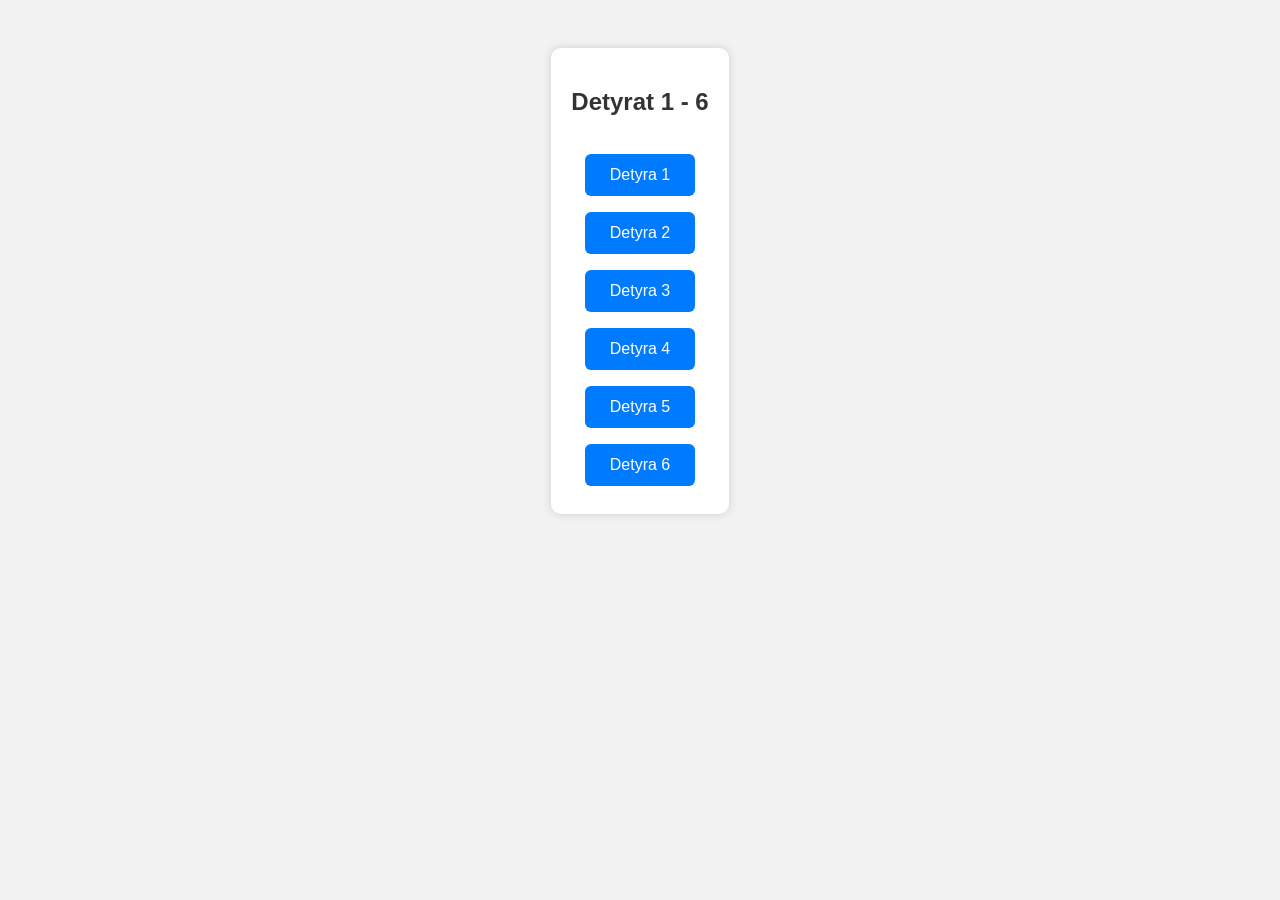
<file: Java6_Detyre/index.html>
<!DOCTYPE html>
<html>
<head>
    <title>Detyrat JavaScript</title>
    <link rel="stylesheet" href="style.css">
</head>
<body>

<div class="container">
    <h2>Detyrat 1 - 6</h2>

    <!-- Detyra 1 -->
    <button onclick="
        let emri = prompt('Shkruaj emrin:');
        let mosha = prompt('Shkruaj moshën:');
        alert('Përdoruesi quhet ' + emri + ' dhe është ' + mosha + ' vjeç.');
    ">Detyra 1</button><br>

    <!-- Detyra 2 -->
    <button onclick="
        let nr1 = Number(prompt('Shkruaj numrin e parë:'));
        let nr2 = Number(prompt('Shkruaj numrin e dytë:'));
        let shuma = nr1 + nr2;
        alert('Shuma është: ' + shuma);
    ">Detyra 2</button><br>

    <!-- Detyra 3 -->
    <button onclick="
        let nr = Number(prompt('Shkruaj një numër:'));
        if (nr % 2 === 0) {
            alert('Numri është çift.');
        } else {
            alert('Numri është tek.');
        }
    ">Detyra 3</button><br>

    <!-- Detyra 4 -->
    <button onclick="
        let fjala1 = prompt('Shkruaj fjalën e parë:');
        let fjala2 = prompt('Shkruaj fjalën e dytë:');
        alert('Fjalia është: ' + fjala1 + ' ' + fjala2);
    ">Detyra 4</button><br>

    <!-- Detyra 5 -->
    <button onclick="
        let f1 = prompt('Shkruaj fjalën e parë:');
        let f2 = prompt('Shkruaj fjalën e dytë:');
        alert('Fjala e përsëritur është: ' + f1 + ' ' + f2);
    ">Detyra 5</button><br>

    <!-- Detyra 6 -->
    <button onclick="
        let ushqimi = prompt('Çfarë hëngre për mëngjes?');
        let pija = prompt('Çfarë pive për mëngjes?');
        alert('Ti hëngre ' + ushqimi + ' dhe pive ' + pija + '.');
    ">Detyra 6</button>

</div>

</body>
</html>
</file>
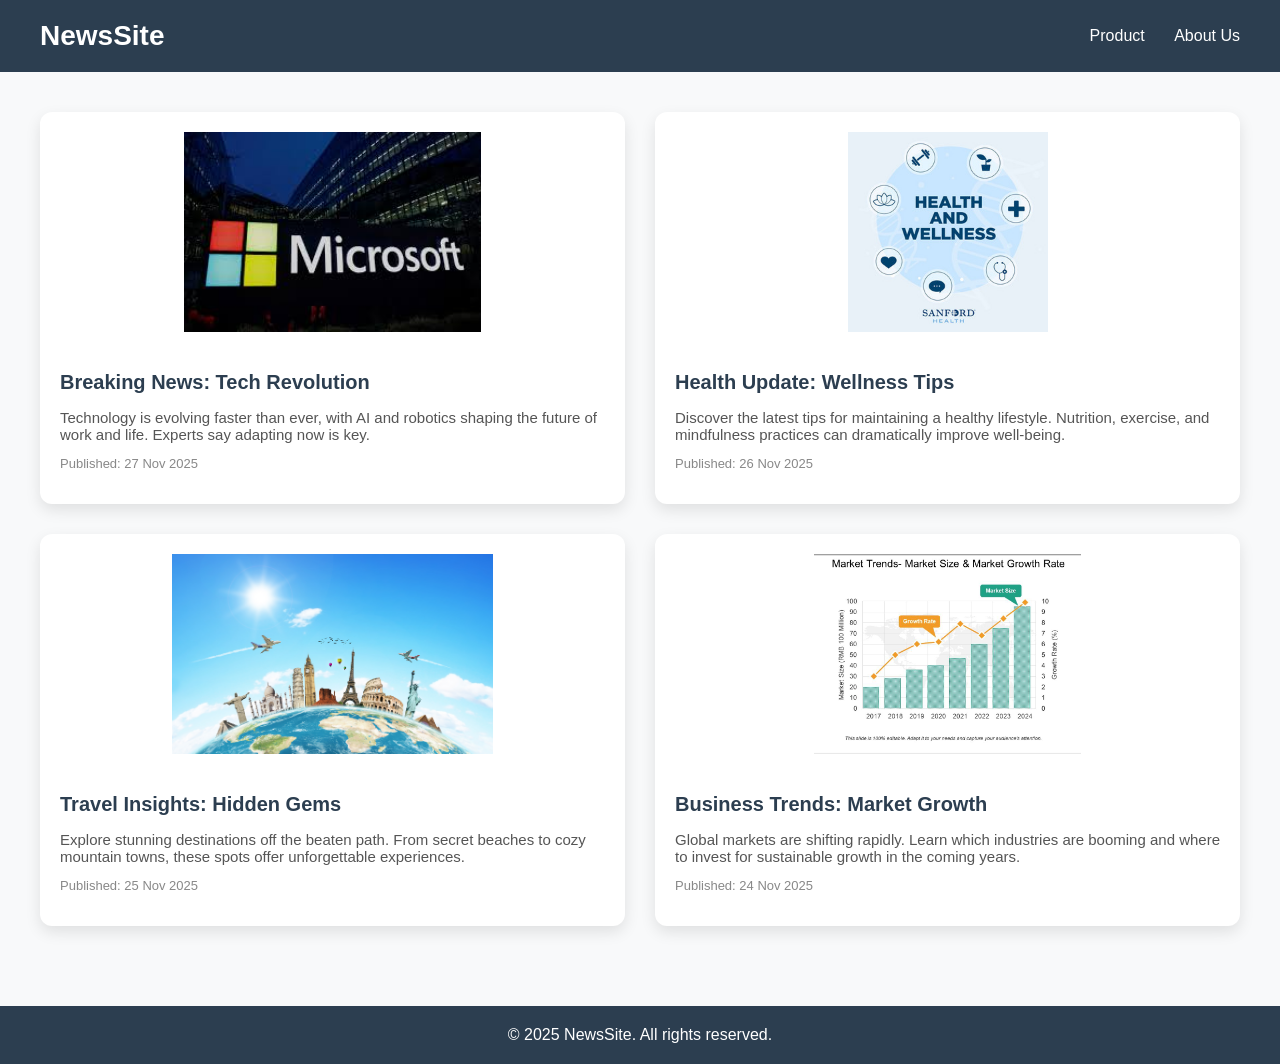
<file: detyra.html>
<!DOCTYPE html>
<html lang="en">
<head>
    <meta charset="UTF-8">
    <meta name="viewport" content="width=device-width, initial-scale=1.0">
    <title>News Home Page</title>
    <link rel="stylesheet" href="detyra.css">
</head>
<body>
    <header>
        <div class="logo">NewsSite</div>
        <nav>
            <a href="product.html">Product</a>
            <a href="#">About Us</a>
        </nav>
    </header>

    <main>
        <div class="news-item">
            <img src="foto1.jpeg" alt="News 1">
            <h3>Breaking News: Tech Revolution</h3>
            <p class="description">Technology is evolving faster than ever, with AI and robotics shaping the future of work and life. Experts say adapting now is key.</p>
            <p class="date">Published: 27 Nov 2025</p>
        </div>

        <div class="news-item">
            <img src="foto2.jpeg" alt="News 2">
            <h3>Health Update: Wellness Tips</h3>
            <p class="description">Discover the latest tips for maintaining a healthy lifestyle. Nutrition, exercise, and mindfulness practices can dramatically improve well-being.</p>
            <p class="date">Published: 26 Nov 2025</p>
        </div>

        <div class="news-item">
            <img src="foto3.jpg" alt="News 3">
            <h3>Travel Insights: Hidden Gems</h3>
            <p class="description">Explore stunning destinations off the beaten path. From secret beaches to cozy mountain towns, these spots offer unforgettable experiences.</p>
            <p class="date">Published: 25 Nov 2025</p>
        </div>

        <div class="news-item">
            <img src="foto4.png" alt="News 4">
            <h3>Business Trends: Market Growth</h3>
            <p class="description">Global markets are shifting rapidly. Learn which industries are booming and where to invest for sustainable growth in the coming years.</p>
            <p class="date">Published: 24 Nov 2025</p>
        </div>
    </main>

    <footer>
        &copy; 2025 NewsSite. All rights reserved.
    </footer>
</body>
</html>
</file>
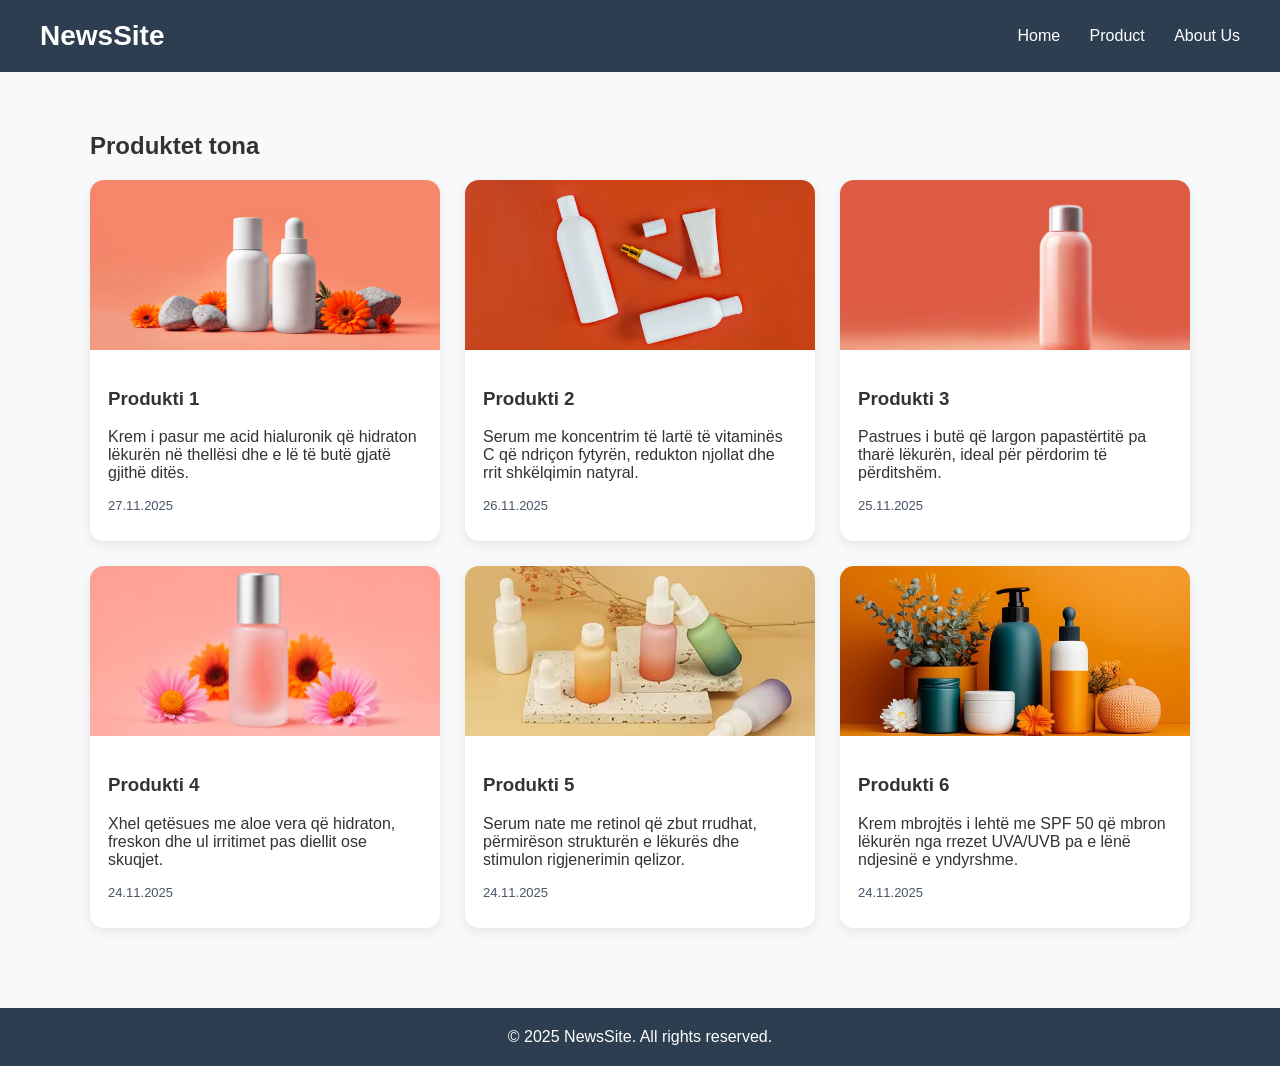
<file: product.html>
<!DOCTYPE html>
<html lang="sq">

<head>
    <meta charset="UTF-8">
    <meta name="viewport" content="width=device-width, initial-scale=1.0">
    <title>Produktet</title>
    <link rel="stylesheet" href="product.css">
</head>

<body>

    <header>
        <div class="logo">NewsSite</div>
        <nav>
            <a href="detyra.html">Home</a>
            <a href="product.html">Product</a>
            <a href="#">About Us</a>
        </nav>
    </header>

    <main>
        <h2>Produktet tona</h2>

        <div class="product-container">

            <div class="product-card">
                <img src="Products-images/styling-skin-care-product.jpg">
                <div class="p-content">
                    <h3>Produkti 1</h3>
                    <p>Krem i pasur me acid hialuronik që hidraton lëkurën në thellësi dhe e lë të butë gjatë gjithë
                        ditës.</p>
                    <p class="date">27.11.2025</p>
                </div>
            </div>

            <div class="product-card">
                <img src="Products-images/white-cosmetic-bottles-red-background.avif">
                <div class="p-content">
                    <h3>Produkti 2</h3>
                    <p>Serum me koncentrim të lartë të vitaminës C që ndriçon fytyrën, redukton njollat dhe rrit
                        shkëlqimin natyral.</p>
                    <p class="date">26.11.2025</p>
                </div>
            </div>

            <div class="product-card">
                <img src="Products-images/soap bottle.avif">
                <div class="p-content">
                    <h3>Produkti 3</h3>
                    <p>Pastrues i butë që largon papastërtitë pa tharë lëkurën, ideal për përdorim të përditshëm.</p>
                    <p class="date">25.11.2025</p>
                </div>
            </div>

            <div class="product-card">
                <img src="Products-images/cosmetic-product.avif">
                <div class="p-content">
                    <h3>Produkti 4</h3>
                    <p>Xhel qetësues me aloe vera që hidraton, freskon dhe ul irritimet pas diellit ose skuqjet.</p>
                    <p class="date">24.11.2025</p>
                </div>
            </div>

            <div class="product-card">
                <img src="Products-images/11.avif">
                <div class="p-content">
                    <h3>Produkti 5</h3>
                    <p>Serum nate me retinol që zbut rrudhat, përmirëson strukturën e lëkurës dhe stimulon rigjenerimin
                        qelizor.</p>
                    <p class="date">24.11.2025</p>
                </div>
            </div>

            <div class="product-card">
                <img src="Products-images/12.jpg">
                <div class="p-content">
                    <h3>Produkti 6</h3>
                    <p>Krem mbrojtës i lehtë me SPF 50 që mbron lëkurën nga rrezet UVA/UVB pa e lënë ndjesinë e
                        yndyrshme.</p>
                    <p class="date">24.11.2025</p>
                </div>
            </div>

        </div>

    </main>

    <footer>
        &copy; 2025 NewsSite. All rights reserved.
    </footer>

</body>

</html>
</file>
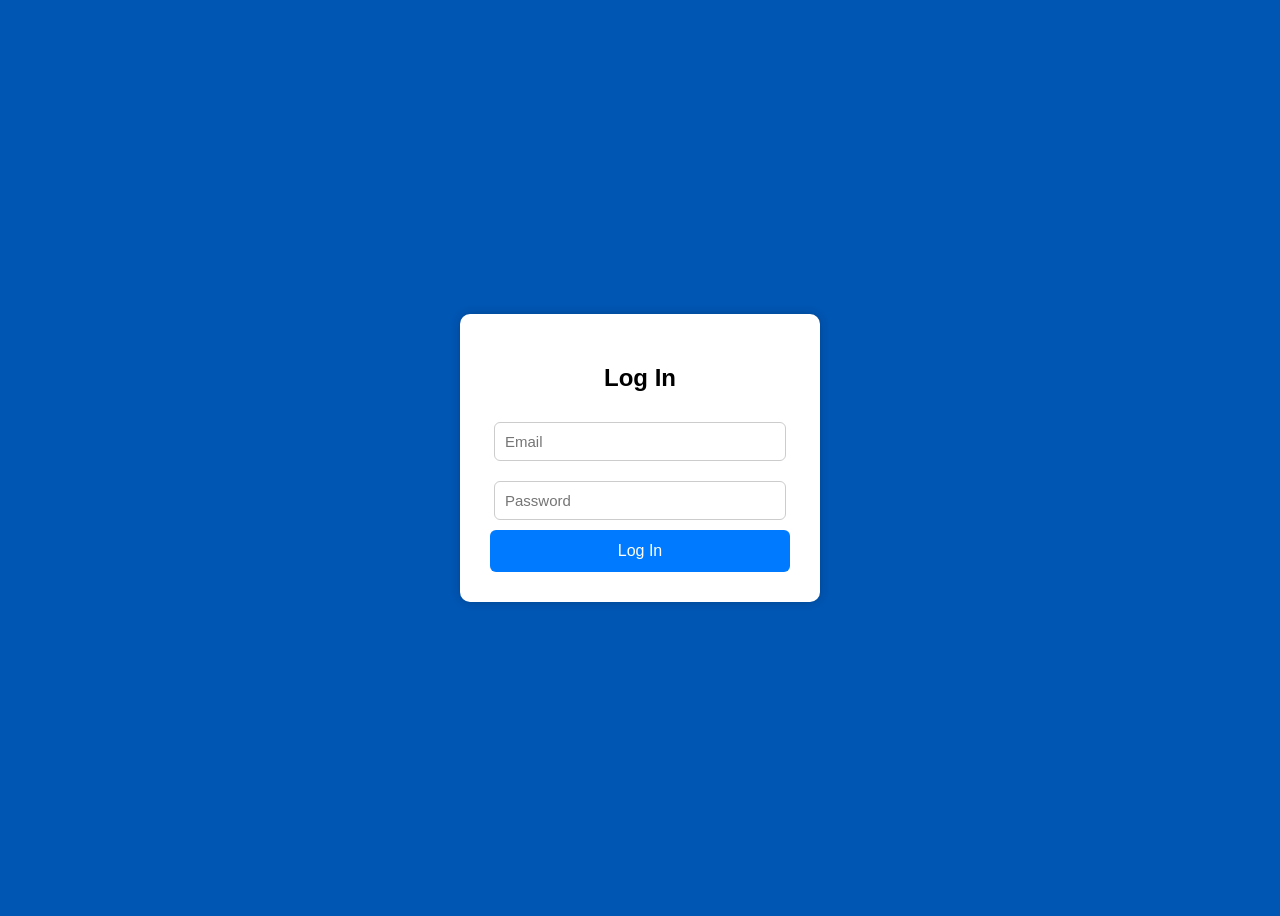
<file: Java6_Detyre/Java6_Detyre2.html>
<!DOCTYPE html>
<html>
<head>
    <title>Login Form</title>
    <link rel="stylesheet" href="login.css">
</head>
<body>

<div class="login-box">
    <h2>Log In</h2>

    <input type="email" id="email" placeholder="Email">

    <input type="password" id="password" placeholder="Password">

    <button onclick="
        let email = document.getElementById('email').value;
        let password = document.getElementById('password').value;

        alert('Logged in as: ' + email);

        console.log('Email:', email);
        console.log('Password:', password);
    ">Log In</button>
</div>

</body>
</html>
</file>
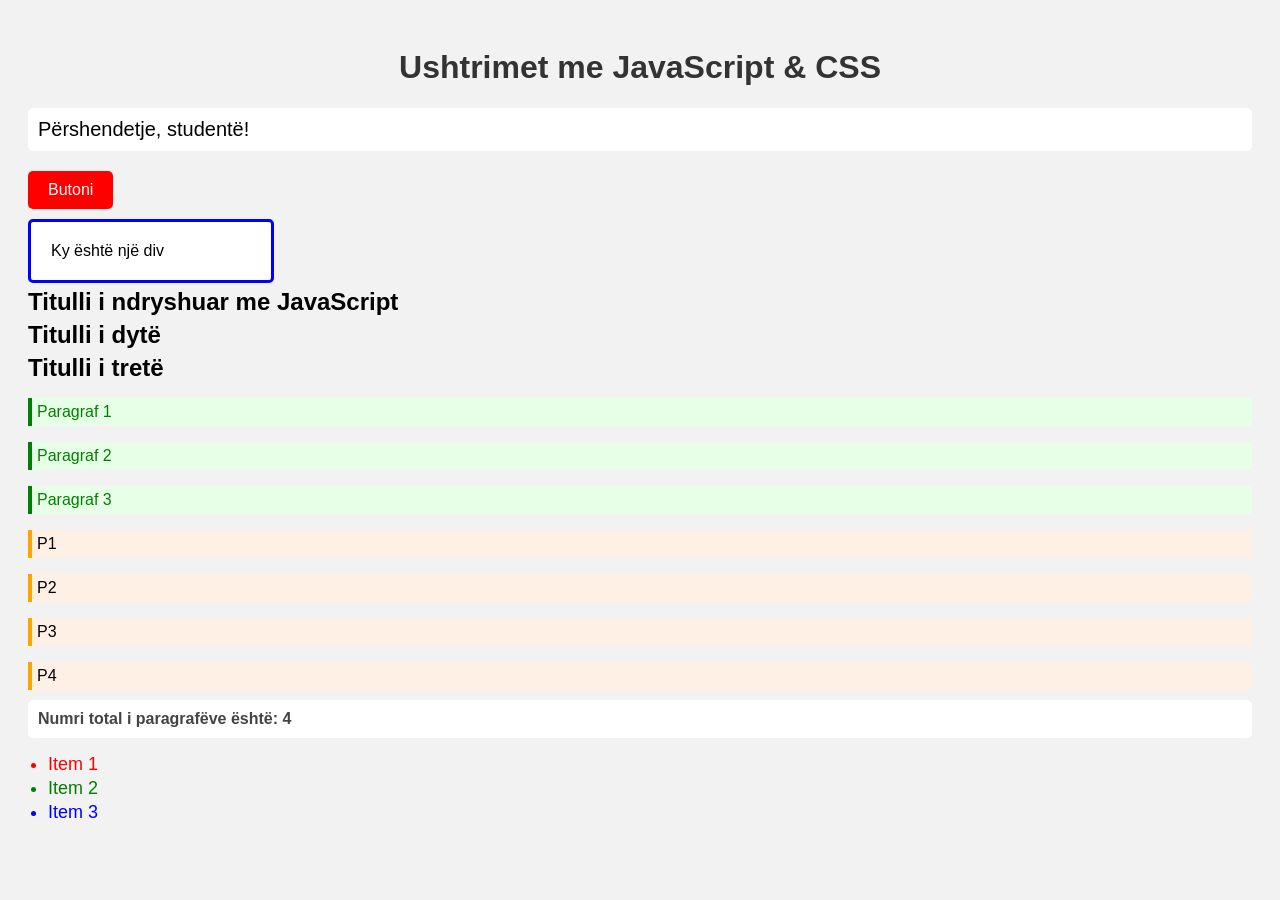
<file: Java7_Detyre/detyre.html>
<!DOCTYPE html>
<html>
<head>
    <title>Ushtrime</title>
    <link rel="stylesheet" href="detyre.css">
</head>
<body>

    <h1>Ushtrimet me JavaScript & CSS</h1>

    <p id="paragrafi1">Teksti i vjetër</p>

    <button id="butoni1">Butoni</button>

    <div id="kuti">Ky është një div</div>

    <h2>Titulli i parë</h2>
    <h2>Titulli i dytë</h2>
    <h2>Titulli i tretë</h2>

    <p class="greenPara">Paragraf 1</p>
    <p class="greenPara">Paragraf 2</p>
    <p class="greenPara">Paragraf 3</p>

    <p class="countPara">P1</p>
    <p class="countPara">P2</p>
    <p class="countPara">P3</p>
    <p class="countPara">P4</p>

    <p id="rezultati"></p>

    <ul>
        <li class="item">Item 1</li>
        <li class="item">Item 2</li>
        <li class="item">Item 3</li>
    </ul>
<script src="detyre.js"></script>
</body>
</html>
</file>
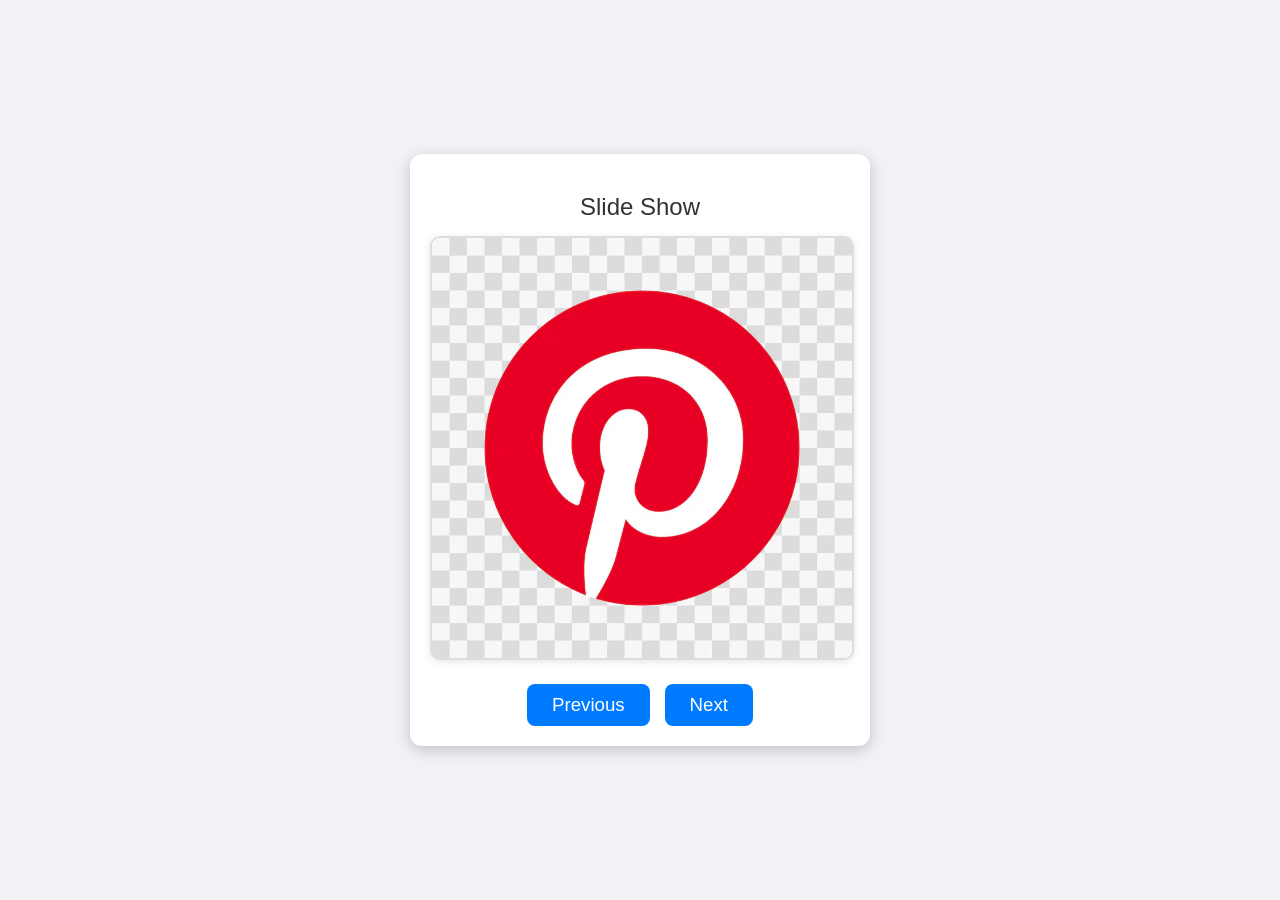
<file: Java9_Detyre/carosuel.html>
<!DOCTYPE html>
<html lang="en">

<head>
    <meta charset="UTF-8" />
    <meta name="viewport" content="width=device-width, initial-scale=1.0" />
    <title>Slide Show</title>
    <style type="text/css">
        body {
            font-family: "Segoe UI", Tahoma, Geneva, Verdana, sans-serif;
            background-color: #f0f2f5;
            display: flex;
            justify-content: center;
            align-items: center;
            height: 100vh;
            margin: 0;
        }

        #kontenti {
            display: flex;
            flex-direction: column;
            justify-content: center;
            align-items: center;
            width: 420px;
            padding: 20px;
            background-color: #ffffff;
            border-radius: 12px;
            box-shadow: 0 4px 15px rgba(0, 0, 0, 0.2);
            text-align: center;
        }

        #kontenti h2 {
            margin-bottom: 15px;
            font-weight: 500;
            color: #333333;
        }

        #kontenti img {
            max-width: 100%;
            height: auto;
            border-radius: 10px;
            margin-bottom: 20px;
            border: 2px solid #ddd;
            box-shadow: 0 2px 8px rgba(0, 0, 0, 0.1);
        }

        .buttons {
            display: flex;
            gap: 15px;
        }

        button {
            background-color: #007bff;
            color: #fff;
            border: none;
            border-radius: 8px;
            padding: 10px 25px;
            font-size: 14pt;
            cursor: pointer;
            transition: background-color 0.3s, transform 0.2s;
        }

        button:hover {
            background-color: #0056b3;
            transform: scale(1.05);
        }
    </style>
</head>

<body>
    <div id="kontenti">
        <header>
            <h2>Slide Show</h2>
            <img name="mySlide" id="slideshow" src="pinterest.png" />
        </header>
        <div class="buttons">
            <button onclick="prevImg()">Previous</button>
            <button onclick="nextImg()">Next</button>
        </div>
    </div>
    <script>
        var i = 0;
        var imgArray = [
            "instagram.png",
            "tiktok.png",
            "youtube.png",
            "pinterest.png",
        ];

        function nextImg() {
            i = (i + 1) % imgArray.length;
            document.getElementById("slideshow").src = imgArray[i];
        }

        function prevImg() {
            i = (i - 1 + imgArray.length) % imgArray.length;
            document.getElementById("slideshow").src = imgArray[i];
        }
    </script>
</body>

</html>
</file>
<file: Java6_Detyre/style.css>
body {
            background: #f2f2f2;
            font-family: Arial, sans-serif;
            text-align: center;
            padding-top: 40px;
        }

        h2 {
            margin-bottom: 30px;
            color: #333;
        }

        button {
            background-color: #007bff;
            color: white;
            padding: 12px 25px;
            border: none;
            border-radius: 6px;
            font-size: 16px;
            cursor: pointer;
            margin: 8px;
            transition: 0.3s;
        }

        button:hover {
            background-color: #0056b3;
        }

        .container {
            display: inline-block;
            padding: 20px;
            background: white;
            border-radius: 10px;
            box-shadow: 0 0 10px rgba(0,0,0,0.15);
        }
</file>
<file: detyra.css>
body {
    font-family: 'Roboto', Arial, sans-serif;
    margin: 0;
    background-color: #f8f9fa;
    color: #333;
}

header {
    background-color: #2c3e50;
    color: white;
    padding: 20px 40px;
    display: flex;
    justify-content: space-between;
    align-items: center;
}

.logo {
    font-family: 'Montserrat', sans-serif;
    font-size: 28px;
    font-weight: 700;
}

nav a {
    color: white;
    text-decoration: none;
    margin-left: 25px;
    font-weight: 500;
    transition: color 0.3s;
}

nav a:hover {
    color: #e67e22;
}

main {
    padding: 40px;
    display: grid;
    grid-template-columns: repeat(2, 1fr); 
    gap: 30px;
}

.news-item {
    background-color: white;
    padding: 20px;
    border-radius: 12px;
    box-shadow: 0 6px 15px rgba(0,0,0,0.1);
    transition: transform 0.3s, box-shadow 0.3s;
}

.news-item:hover {
    transform: translateY(-8px);
    box-shadow: 0 12px 25px rgba(0,0,0,0.2);
}

.news-item img {
    width: 100%;
    height: 200px;
    object-fit: contain;  
    border-radius: 10px;
    margin-bottom: 15px;
}

.news-item h3 {
    font-size: 20px;
    margin-bottom: 10px;
    font-family: 'Montserrat', sans-serif;
    color: #2c3e50;
}

.news-item .description {
    font-size: 15px;
    margin-bottom: 10px;
    color: #555;
}

.news-item .date {
    font-size: 13px;
    color: #888;
}

footer {
    background-color: #2c3e50;
    color: white;
    text-align: center;
    padding: 20px;
    font-weight: 500;
    margin-top: 40px;
}
</file>
<file: product.css>
body {
     font-family: 'Roboto', Arial, sans-serif;
     margin: 0;
     background-color: #f8f9fa;
     color: #333;
 }

 header {
     background-color: #2c3e50;
     color: white;
     padding: 20px 40px;
     display: flex;
     justify-content: space-between;
     align-items: center;
 }

 .logo {
     font-family: 'Montserrat', sans-serif;
     font-size: 28px;
     font-weight: 700;
 }

 nav a {
     color: white;
     text-decoration: none;
     margin-left: 25px;
     font-weight: 500;
     transition: color 0.3s;
 }

 nav a:hover {
     color: #e67e22;
 }

 main {
     max-width: 1100px;
     margin: auto;
     padding: 40px;
 }

 .product-container {
     display: grid;
     grid-template-columns: repeat(auto-fit, minmax(260px, 1fr));
     gap: 25px;
 }

 .product-card {
     background: white;
     border-radius: 14px;
     overflow: hidden;
     box-shadow: 0 4px 12px rgba(0, 0, 0, 0.08);
     transition: .3s;
 }

 .product-card:hover {
     transform: translateY(-6px);
     box-shadow: 0 8px 18px rgba(0, 0, 0, 0.12);
 }

 .product-card img {
     width: 100%;
     height: 170px;
     object-fit: cover;
 }

 .p-content {
     padding: 15px 18px;
 }

 .date {
     color: #4a5568;
     font-size: 13px;
 }

footer {
    background-color: #2c3e50;
    color: white;
    text-align: center;
    padding: 20px;
    font-weight: 500;
    margin-top: 40px;
}
</file>
<file: Java6_Detyre/login.css>
body {
            background: #0056b3;
            font-family: Arial, sans-serif;
            display: flex;
            justify-content: center;
            align-items: center;
            height: 100vh;
        }

        .login-box {
            background: white;
            padding: 30px;
            border-radius: 10px;
            width: 300px;
            box-shadow: 0 0 10px rgba(0,0,0,0.2);
            text-align: center;
        }

        input {
            width: 90%;
            padding: 10px;
            margin: 10px 0;
            border-radius: 6px;
            border: 1px solid #ccc;
            font-size: 15px;
        }

        button {
            width: 100%;
            padding: 12px;
            background: #007bff;
            border: none;
            color: white;
            font-size: 16px;
            border-radius: 6px;
            cursor: pointer;
            transition: .3s;
        }

        button:hover {
            background: #0056b3;
        }
</file>
<file: Java7_Detyre/detyre.css>
body {
            font-family: Arial, sans-serif;
            padding: 20px;
            background: #f2f2f2;
        }

        h1 {
            text-align: center;
            color: #333;
        }

        #paragrafi1 {
            font-size: 20px;
            padding: 10px;
            background: white;
            border-radius: 5px;
        }

        #butoni1 {
            padding: 10px 20px;
            border: none;
            color: white;
            font-size: 16px;
            cursor: pointer;
            border-radius: 5px;
        }

        #kuti {
            width: 200px;
            padding: 20px;
            margin-top: 10px;
            background: white;
            border-radius: 5px;
        }

        h2 {
            margin: 5px 0;
        }

        .greenPara {
            padding: 5px;
            background: #e7ffe7;
            border-left: 4px solid green;
            margin-bottom: 5px;
        }

        .countPara {
            padding: 5px;
            background: #fff0e6;
            border-left: 4px solid orange;
            margin-bottom: 5px;
        }

        #rezultati {
            font-weight: bold;
            color: #444;
            padding: 10px;
            background: white;
            margin-top: 10px;
            border-radius: 5px;
        }

        ul {
            padding-left: 20px;
        }

        .item {
            font-size: 18px;
            margin: 3px 0;
        }
</file>
